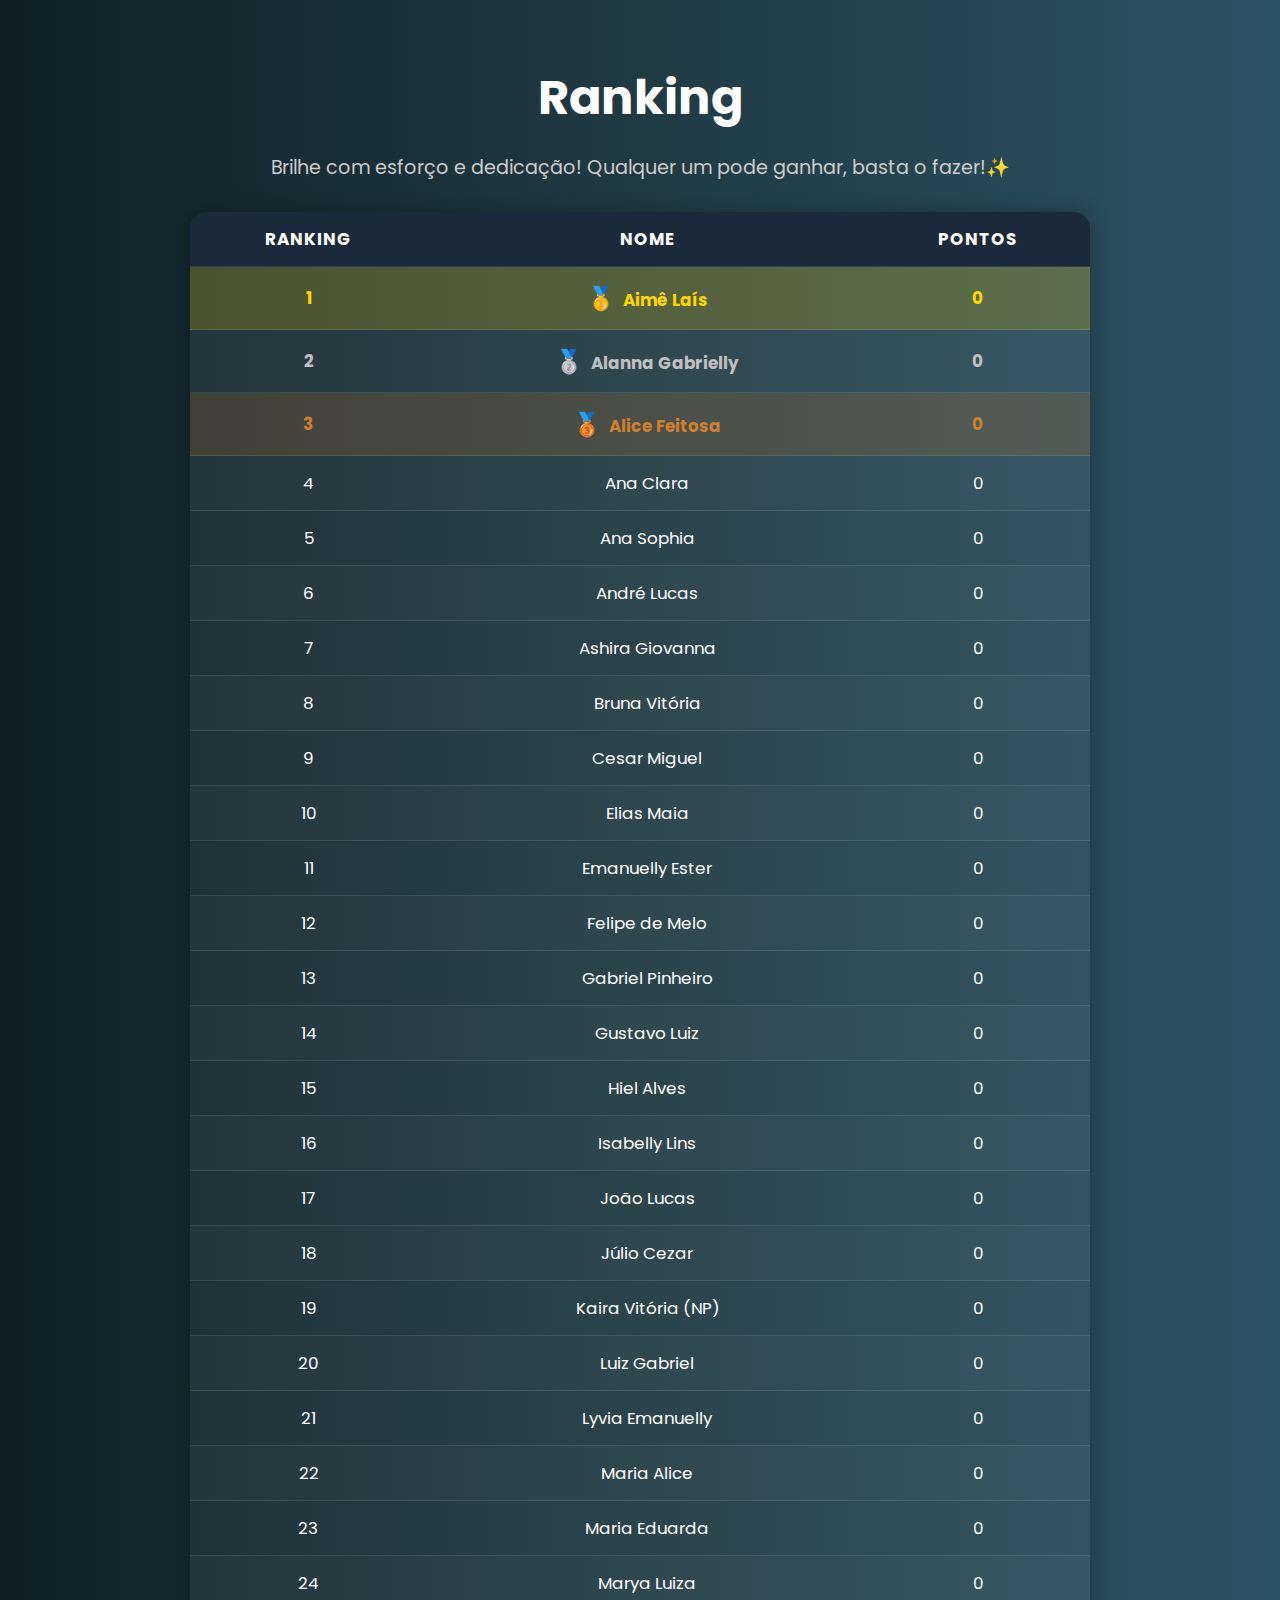
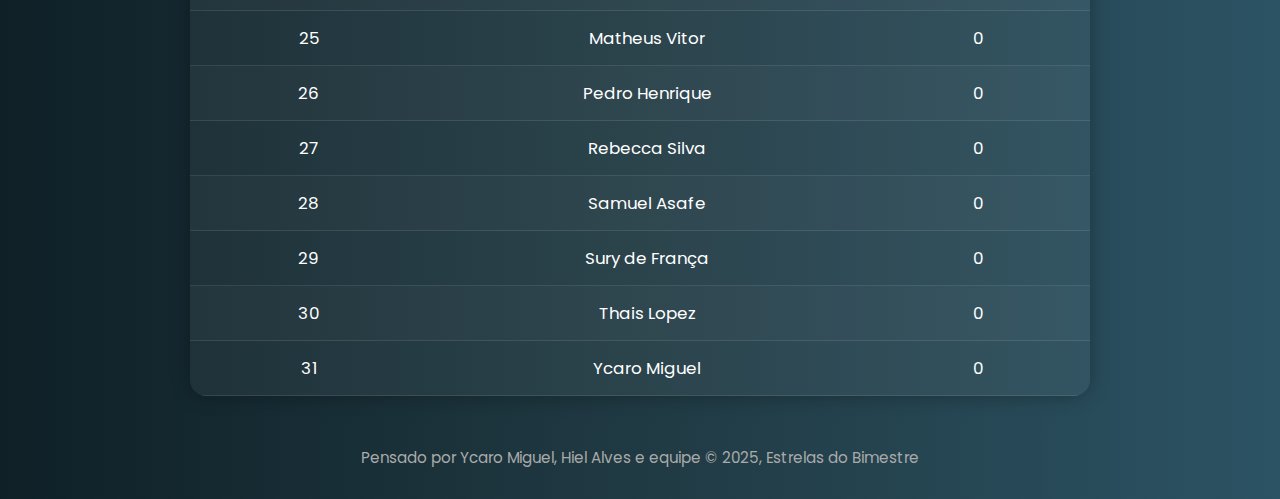
<file: index.html>
<!DOCTYPE html>
<html lang="pt-BR">
<head>
  <meta charset="UTF-8" />
  <meta name="viewport" content="width=device-width, initial-scale=1.0" />
  <title>🏆 Ranking - Estrelas do Bimestre</title>
  <link rel="stylesheet" href="styles.css">
</head>
<body>
  <h1>Ranking</h1>
  <p class="subtitulo">Brilhe com esforço e dedicação! Qualquer um pode ganhar, basta o fazer!✨</p>

  <table id="ranking-table">
    <thead>
      <tr>
        <th>Ranking</th>
        <th>Nome</th>
        <th>Pontos</th>
      </tr>
    </thead>
    <tbody id="ranking-body">
      <!-- Altere os pontos aqui -->
      <tr><td>-</td><td>Aimê Laís</td><td>0</td></tr>
      <tr><td>-</td><td>Alanna Gabrielly</td><td>0</td></tr>
      <tr><td>-</td><td>Alice Feitosa</td><td>0</td></tr>
      <tr><td>-</td><td>Ana Clara</td><td>0</td></tr>
      <tr><td>-</td><td>Ana Sophia</td><td>0</td></tr>
      <tr><td>-</td><td>André Lucas</td><td>0</td></tr>
      <tr><td>-</td><td>Ashira Giovanna</td><td>0</td></tr>
      <tr><td>-</td><td>Bruna Vitória</td><td>0</td></tr>
      <tr><td>-</td><td>Cesar Miguel</td><td>0</td></tr>
      <tr><td>-</td><td>Elias Maia</td><td>0</td></tr>
      <tr><td>-</td><td>Emanuelly Ester</td><td>0</td></tr>
      <tr><td>-</td><td>Felipe de Melo</td><td>0</td></tr>
      <tr><td>-</td><td>Gabriel Pinheiro</td><td>0</td></tr>
      <tr><td>-</td><td>Gustavo Luiz</td><td>0</td></tr>
      <tr><td>-</td><td>Hiel Alves</td><td>0</td></tr>
      <tr><td>-</td><td>Isabelly Lins</td><td>0</td></tr>
      <tr><td>-</td><td>João Lucas</td><td>0</td></tr>
      <tr><td>-</td><td>Júlio Cezar</td><td>0</td></tr>
      <tr><td>-</td><td>Kaira Vitória <span class="np-tag">(NP)</span></td><td>0</td></tr>
      <tr><td>-</td><td>Luiz Gabriel</td><td>0</td></tr>
      <tr><td>-</td><td>Lyvia Emanuelly</td><td>0</td></tr>
      <tr><td>-</td><td>Maria Alice</td><td>0</td></tr>
      <tr><td>-</td><td>Maria Eduarda</td><td>0</td></tr>
      <tr><td>-</td><td>Marya Luiza</td><td>0</td></tr>
      <tr><td>-</td><td>Matheus Vitor</td><td>0</td></tr>
      <tr><td>-</td><td>Pedro Henrique</td><td>0</td></tr>
      <tr><td>-</td><td>Rebecca Silva</td><td>0</td></tr>
      <tr><td>-</td><td>Samuel Asafe</td><td>0</td></tr>
      <tr><td>-</td><td>Sury de França</td><td>0</td></tr>
      <tr><td>-</td><td>Thais Lopez</td><td>0</td></tr>
      <tr><td>-</td><td>Ycaro Miguel</td><td>0</td></tr>
    </tbody>
  </table>

  <footer>
    Pensado por Ycaro Miguel, Hiel Alves e equipe 
    &COPY 2025, Estrelas do Bimestre
  </footer>

    <script src="script.js"></script>

</body>
</html>
</file>
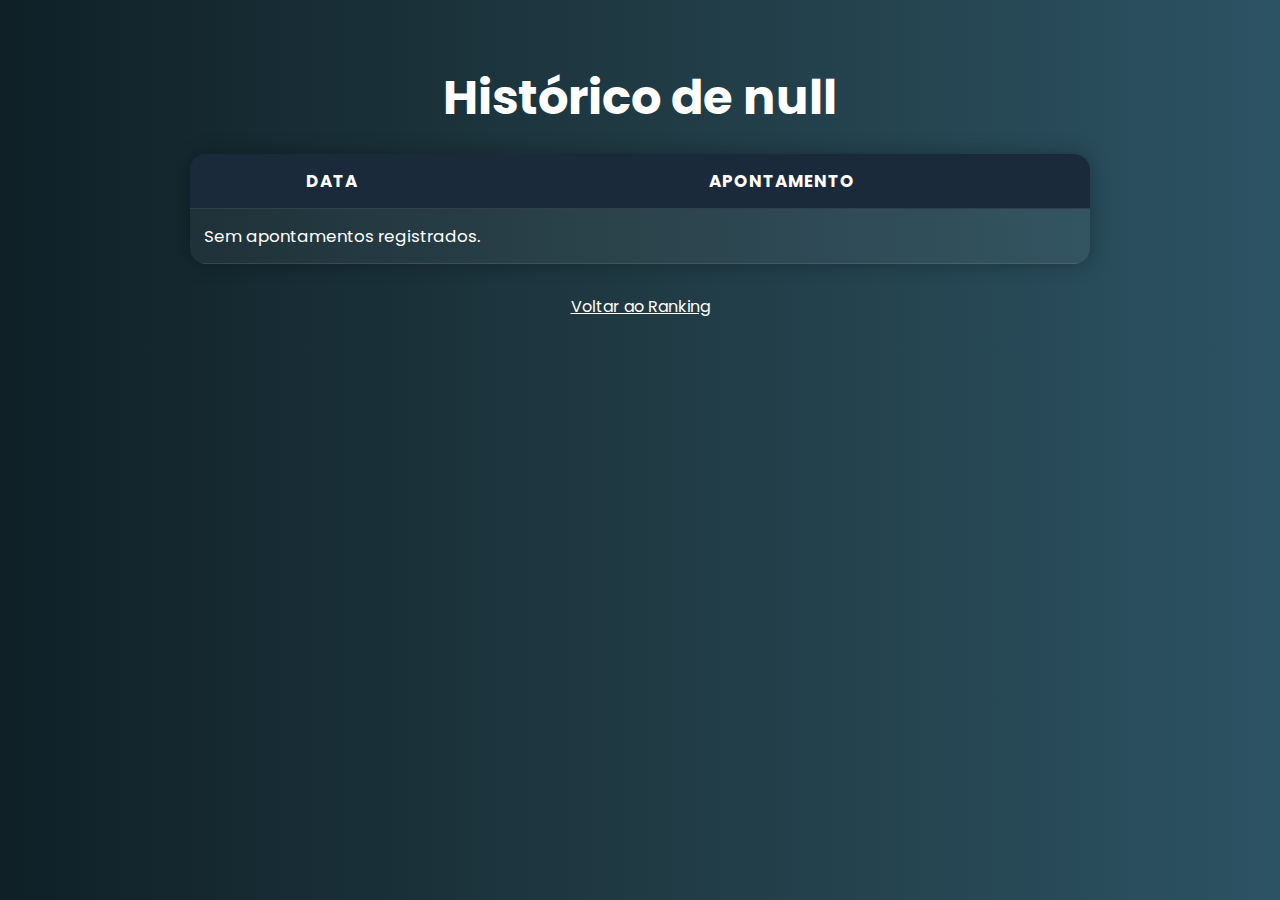
<file: historico.html>
<!DOCTYPE html>
<html lang="pt-BR">
<head>
  <meta charset="UTF-8">
  <meta name="viewport" content="width=device-width, initial-scale=1.0">
  <title>Histórico de Apontamentos</title>
  <link rel="stylesheet" href="styles.css">
  <style>
    table {
      margin-top: 20px;
    }
    td {
      text-align: left;
    }
    .back {
      display: inline-block;
      margin-top: 30px;
      color: #fff;
      text-decoration: underline;
    }
  </style>
</head>
<body>
  <h1 id="titulo-historico">Histórico</h1>
  <div class="tabela-container">
    <table>
      <thead>
        <tr>
          <th>Data</th>
          <th>Apontamento</th>
        </tr>
      </thead>
      <tbody id="corpo-historico"></tbody>
    </table>
  </div>
  <a href="index.html" class="back">Voltar ao Ranking</a>

  <script>
    const apontamentos = {
      "Cesar Miguel": [
        ["09/05/2025", "Atraso"],
        ["09/05/2025", "Não respeitou o espelho de classe"]
      ],
      "Ycaro Miguel": [
        ["09/05/2025", "Ajuda aos colegas"]
      ],
      "Thais Lopez": [
        ["09/05/2025", "Ajuda aos colegas"]
      ],
      "Luiz Gabriel": [
        ["09/05/2025", "Abaixou as calças do colega (Felipe)"],
        ["09/05/2025", "Abriu um frasco de perfume dentro da sala"]
      ],
      "Isabelly Lins": [
        ["09/05/2025", "Atrapalhando a aula e se batendo"],
        ["09/05/2025", "Se batendo no chão"]
      ],
      "Sury de França": [
        ["09/05/2025", "Atrapalhando a aula e se batendo"],
        ["09/05/2025", "Brincando na aula de geografia"]
      ],
      "Maria Alice": [
        ["09/05/2025", "Conversando e gritando em sala de aula"]
      ],
      "Samuel": [
        ["09/05/2025", "Conversando e gritando em sala de aula"],
        ["09/05/2025", "Brincando na aula de geografia"]
      ],
      "Matheus Vitor": [
        ["09/05/2025", "Jogou um caderno na Maria Alice"],
        ["09/05/2025", "Não respeitou o espelho de classe"],
        ["09/05/2025", "Brincando na aula de geografia"],
        ["09/05/2025", "Conversando e gritando em sala de aula"]
      ],
      "Lyvia Emanuelly": [
        ["09/05/2025", "Conversando e gritando em sala de aula"],
        ["09/05/2025", "Brincando na aula de geografia"]
      ],
      "Ashira Giovanna": [
        ["09/05/2025", "Não respeitou o espelho de classe"]
      ],
      "André Lucas": [
        ["09/05/2025", "Não respeitou o espelho de classe"],
        ["09/05/2025", "Brincando na aula de geografia"]
      ],
      "Ana Sophia": [
        ["09/05/2025", "Se batendo no chão"]
      ],
      "Ana Clara": [
        ["09/05/2025", "Brincando na aula de geografia"]
      ]
    };

    const urlParams = new URLSearchParams(window.location.search);
    const aluno = urlParams.get("aluno");
    const corpo = document.getElementById("corpo-historico");
    document.getElementById("titulo-historico").textContent = `Histórico de ${aluno}`;

    if (apontamentos[aluno]) {
      apontamentos[aluno].forEach(([data, texto]) => {
        const tr = document.createElement("tr");
        tr.innerHTML = `<td>${data}</td><td>${texto}</td>`;
        corpo.appendChild(tr);
      });
    } else {
      corpo.innerHTML = `<tr><td colspan="2">Sem apontamentos registrados.</td></tr>`;
    }
  </script>
</body>
</html>
</file>
<file: styles.css>
/* Importando fonte moderna */
@import url('https://fonts.googleapis.com/css2?family=Poppins:wght@400;600;700&display=swap');

    body {
      font-family: 'Poppins', sans-serif;
      background: linear-gradient(to right, #0f2027, #203a43, #2c5364);
      color: #fff;
      margin: 0;
      padding: 30px 20px;
      text-align: center;
    }

    h1 {
      font-size: 3rem;
      margin-bottom: 10px;
    }

    p.subtitulo {
      font-size: 1.2rem;
      margin-bottom: 30px;
      color: #ccc;
    }

    table {
      width: 90%;
      max-width: 900px;
      margin: auto;
      border-collapse: collapse;
      background-color: rgba(255, 255, 255, 0.05);
      border-radius: 16px;
      overflow: hidden;
      box-shadow: 0 0 20px rgba(0,0,0,0.3);
    }

    th, td {
      padding: 14px;
      border-bottom: 1px solid rgba(255,255,255,0.1);
      font-size: 1.05rem;
    }

    th {
      background-color: #1a2a3a;
      font-weight: 700;
      color: #fff;
      text-transform: uppercase;
      letter-spacing: 1px;
    }

    tr:nth-child(even) {
      background-color: rgba(255,255,255,0.02);
    }

    tr:hover {
      background-color: rgba(255,255,255,0.1);
      transition: 0.3s;
    }

    .rank-1 {
      background-color: #ffd70033;
      font-weight: bold;
      color: #ffd700;
    }

    .rank-2 {
      background-color: #c0c0c033;
      font-weight: bold;
      color: #c0c0c0;
    }

    .rank-3 {
      background-color: #cd7f3233;
      font-weight: bold;
      color: #cd7f32;
    }

    .medal {
      font-size: 1.4rem;
      margin-right: 8px;
    }

    .np-tag {
      color: #ff9999;
      font-style: italic;
      font-size: 0.9em;
    }

    footer {
      margin-top: 50px;
      font-size: 0.95rem;
      color: #aaa;
    }
</file>
